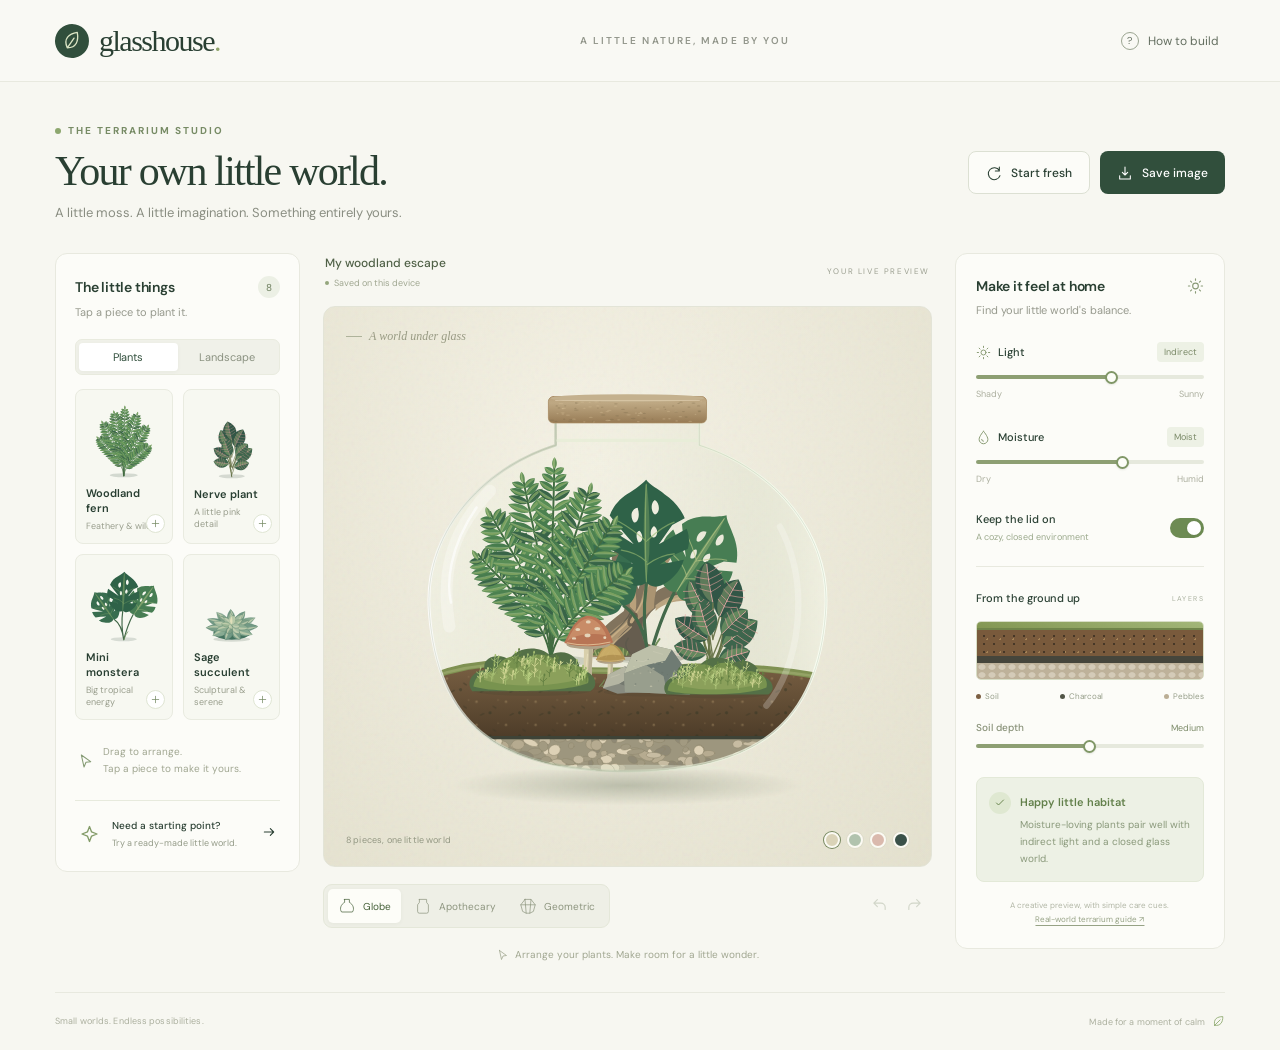
<file: ChatGPT/index.html>
<!doctype html>
<html lang="en">
<head>
  <meta charset="utf-8">
  <meta name="viewport" content="width=device-width, initial-scale=1">
  <meta name="theme-color" content="#f5f5ee">
  <meta name="description" content="Build a little world under glass. Arrange plants, moss and stones in your own interactive terrarium.">
  <title>Glasshouse — Terrarium Studio</title>
  <link rel="icon" href="data:image/svg+xml,%3Csvg xmlns='http://www.w3.org/2000/svg' viewBox='0 0 80 80'%3E%3Crect width='80' height='80' rx='20' fill='%232d4938'/%3E%3Cpath d='M23 55C18 20 58 20 58 20S64 57 29 56M27 57L49 32' fill='none' stroke='%23dce9bf' stroke-width='4'/%3E%3C/svg%3E">
  <link rel="stylesheet" href="style.css">
  <script src="art.js" defer></script>
  <script src="app.js" defer></script>
</head>
<body>
  <svg class="icon-defs" aria-hidden="true"><defs>
    <symbol id="i-leaf" viewBox="0 0 24 24"><path d="M5 19C2 7 10 3 20 3c0 10-4 18-15 16Zm0 0L15 9"/></symbol>
    <symbol id="i-plus" viewBox="0 0 24 24"><path d="M12 5v14M5 12h14"/></symbol>
    <symbol id="i-arrow" viewBox="0 0 24 24"><path d="M5 12h14m-5-5 5 5-5 5"/></symbol>
    <symbol id="i-download" viewBox="0 0 24 24"><path d="M12 3v12m-4-4 4 4 4-4M4 16v5h16v-5"/></symbol>
    <symbol id="i-undo" viewBox="0 0 24 24"><path d="m9 5-5 5 5 5M4 10h10a6 6 0 0 1 6 6v3"/></symbol>
    <symbol id="i-redo" viewBox="0 0 24 24"><path d="m15 5 5 5-5 5M20 10H10a6 6 0 0 0-6 6v3"/></symbol>
    <symbol id="i-refresh" viewBox="0 0 24 24"><path d="M20 8a9 9 0 1 0 1 8M20 3v6h-6"/></symbol>
    <symbol id="i-sun" viewBox="0 0 24 24"><circle cx="12" cy="12" r="4"/><path d="M12 2v2m0 16v2M2 12h2m16 0h2M5 5l1.5 1.5m11 11L19 19M5 19l1.5-1.5m11-11L19 5"/></symbol>
    <symbol id="i-drop" viewBox="0 0 24 24"><path d="M12 2s-7 8-7 13a7 7 0 0 0 14 0c0-5-7-13-7-13Z"/><path d="M9 15a3 3 0 0 0 3 3"/></symbol>
    <symbol id="i-check" viewBox="0 0 24 24"><path d="m5 12 4 4L19 6"/></symbol>
    <symbol id="i-trash" viewBox="0 0 24 24"><path d="M4 6h16M9 6V3h6v3M6 6l1 15h10l1-15M10 10v7m4-7v7"/></symbol>
    <symbol id="i-flip" viewBox="0 0 24 24"><path d="M12 3v18M8 6 3 18h5V6Zm8 0 5 12h-5V6Z"/></symbol>
    <symbol id="i-close" viewBox="0 0 24 24"><path d="m6 6 12 12M18 6 6 18"/></symbol>
    <symbol id="i-cursor" viewBox="0 0 24 24"><path d="m5 3 14 10-7 1-3 7L5 3Z"/></symbol>
    <symbol id="i-spark" viewBox="0 0 24 24"><path d="m12 3 2.5 6.5L21 12l-6.5 2.5L12 21l-2.5-6.5L3 12l6.5-2.5L12 3Z"/></symbol>
  </defs></svg>
  <header class="site-header">
    <a class="brand" href="#" aria-label="Glasshouse home"><span class="brand-icon"><svg><use href="#i-leaf"/></svg></span>glasshouse<span class="brand-dot">.</span></a>
    <span class="header-caption">A LITTLE NATURE, MADE BY YOU</span>
    <button class="text-button" id="guide-button"><span class="help-mark">?</span> How to build</button>
  </header>
  <main>
    <section class="page-heading">
      <div><div class="eyebrow"><span></span> THE TERRARIUM STUDIO</div><h1>Your own little world.</h1><p>A little moss. A little imagination. Something entirely yours.</p></div>
      <div class="heading-actions"><button class="button secondary" id="reset-button"><svg><use href="#i-refresh"/></svg>Start fresh</button><button class="button primary" id="export-button"><svg><use href="#i-download"/></svg>Save image</button></div>
    </section>
    <div class="workspace">
      <aside class="panel library-panel" aria-label="Plants and landscape pieces">
        <div class="panel-heading"><h2>The little things</h2><span class="count-badge">8</span></div>
        <p class="panel-subtitle">Tap a piece to plant it.</p>
        <div class="tabs" role="tablist" aria-label="Piece category"><button class="active" id="plants-tab" role="tab" aria-selected="true" data-category="plants">Plants</button><button id="landscape-tab" role="tab" aria-selected="false" data-category="landscape">Landscape</button></div>
        <div class="catalog" id="catalog" role="tabpanel" aria-labelledby="plants-tab"></div>
        <div class="library-footer"><svg><use href="#i-cursor"/></svg><p>Drag to arrange.<br>Tap a piece to make it yours.</p></div>
        <div class="seed-card"><div class="seed-illustration"><svg><use href="#i-spark"/></svg></div><div><h3>Need a starting point?</h3><p>Try a ready-made little world.</p></div><button id="presets-button" aria-label="Choose a starter landscape"><svg><use href="#i-arrow"/></svg></button></div>
      </aside>
      <section class="studio" aria-label="Terrarium design workspace">
        <div class="studio-heading"><div><input id="design-name" aria-label="Terrarium name" maxlength="48" value="My woodland escape" spellcheck="false"><div class="save-status"><span></span><span id="save-status-text">Saved on this device</span></div></div><span class="scene-label">YOUR LIVE PREVIEW</span></div>
        <div class="scene" id="scene">
          <div class="scene-grain" aria-hidden="true"></div>
          <div class="scene-note"><span class="note-line"></span><span>A world under glass</span></div>
          <svg id="terrarium" viewBox="0 0 760 650" role="img" aria-label="Your terrarium. Select and drag pieces to arrange them." tabindex="0"></svg>
          <div class="empty-prompt" id="empty-prompt" hidden><svg><use href="#i-leaf"/></svg><h3>Room for a little life.</h3><p>Pick a plant from the collection.</p></div>
          <div class="scene-bottom"><span id="piece-count">7 pieces, one little ecosystem</span><div class="swatches" aria-label="Backdrop color"><button data-bg="sand" class="active" title="Warm sand backdrop" aria-label="Warm sand backdrop" aria-pressed="true"></button><button data-bg="sage" title="Soft sage backdrop" aria-label="Soft sage backdrop" aria-pressed="false"></button><button data-bg="rose" title="Clay rose backdrop" aria-label="Clay rose backdrop" aria-pressed="false"></button><button data-bg="night" title="Evening backdrop" aria-label="Evening backdrop" aria-pressed="false"></button></div></div>
        </div>
        <div class="studio-tools"><div class="vessel-picker" aria-label="Glass vessel"><button data-vessel="round" class="active" aria-pressed="true"><svg viewBox="0 0 30 30"><path d="M11 4h8v5c6 3 9 11 5 16H6c-4-5-1-13 5-16V4Z"/></svg><span>Globe</span></button><button data-vessel="jar" aria-pressed="false"><svg viewBox="0 0 30 30"><path d="M9 4h12v5l3 4v11q0 3-3 3H9q-3 0-3-3V13l3-4V4Z"/></svg><span>Apothecary</span></button><button data-vessel="geometric" aria-pressed="false"><svg viewBox="0 0 30 30"><path d="M10 4h10l7 9-3 11-6 3h-6l-6-3-3-11 7-9Z"/><path d="m10 4 2 23m8-23-2 23M3 13h24"/></svg><span>Geometric</span></button></div><div class="history-buttons"><button id="undo-button" title="Undo (Ctrl/⌘ Z)" aria-label="Undo"><svg><use href="#i-undo"/></svg></button><button id="redo-button" title="Redo (Ctrl/⌘ Shift Z)" aria-label="Redo"><svg><use href="#i-redo"/></svg></button></div></div>
        <div class="selection-editor" id="selection-editor" hidden><div class="selection-title"><span class="selection-dot"></span><strong id="selected-name">Fern</strong></div><label class="size-control">Size<input type="range" id="size-slider" min="60" max="210" value="100"><output id="size-value">100%</output></label><button id="flip-button" title="Mirror piece" aria-label="Mirror selected piece"><svg><use href="#i-flip"/></svg></button><button id="delete-button" class="delete-button" title="Remove piece" aria-label="Remove selected piece"><svg><use href="#i-trash"/></svg></button><button id="deselect-button" aria-label="Close piece controls"><svg><use href="#i-close"/></svg></button></div>
        <p class="studio-tip" id="studio-tip"><svg><use href="#i-cursor"/></svg>Arrange your plants. Make room for a little wonder.</p>
      </section>
      <aside class="panel conditions-panel" aria-label="Growing conditions and soil">
        <div class="panel-heading"><h2>Make it feel at home</h2><svg><use href="#i-sun"/></svg></div><p class="panel-subtitle">Find your little world's balance.</p>
        <div class="control-section"><div class="control-title"><label for="light-slider"><svg><use href="#i-sun"/></svg>Light</label><output id="light-value">Indirect</output></div><input id="light-slider" type="range" min="0" max="100" value="60" aria-label="Light level"><div class="range-labels"><span>Shady</span><span>Sunny</span></div></div>
        <div class="control-section"><div class="control-title"><label for="moisture-slider"><svg><use href="#i-drop"/></svg>Moisture</label><output id="moisture-value">Moist</output></div><input id="moisture-slider" type="range" min="0" max="100" value="65" aria-label="Moisture level"><div class="range-labels"><span>Dry</span><span>Humid</span></div></div>
        <div class="lid-control"><div><h3>Keep the lid on</h3><p>A cozy, closed environment</p></div><button id="lid-toggle" class="switch on" role="switch" aria-checked="true" aria-label="Keep the terrarium lid on"><span></span></button></div>
        <div class="layer-section"><div class="section-title"><h3>From the ground up</h3><span>LAYERS</span></div><div class="layer-stack" aria-hidden="true"><div class="layer-moss"></div><div class="layer-soil"></div><div class="layer-charcoal"></div><div class="layer-pebbles"></div></div><div class="layer-key"><span><i class="soil-dot"></i>Soil</span><span><i class="charcoal-dot"></i>Charcoal</span><span><i class="pebble-dot"></i>Pebbles</span></div><div class="control-title soil-control"><label for="soil-slider">Soil depth</label><output id="soil-value">Medium</output></div><input id="soil-slider" type="range" min="0" max="100" value="50" aria-label="Soil depth"></div>
        <div class="habitat-card" id="habitat-card"><div class="habitat-icon" id="habitat-icon"><svg><use href="#i-check"/></svg></div><div><h3 id="habitat-title">Happy little habitat</h3><p id="habitat-message">Your woodland plants feel right at home in a moist, softly lit world.</p></div></div>
        <p class="care-footnote">A creative preview, with simple care cues.<br><a href="https://www.rhs.org.uk/plants/types/houseplants/bottle-gardens-and-terrariums" target="_blank" rel="noopener">Real-world terrarium guide ↗</a></p>
      </aside>
    </div>
    <footer class="page-footer"><span>Small worlds. Endless possibilities.</span><span>Made for a moment of calm <svg><use href="#i-leaf"/></svg></span></footer>
  </main>
  <div class="toast" id="toast" role="status" aria-live="polite"></div>
  <dialog id="presets-dialog" class="modal"><div class="modal-top"><div class="eyebrow">A LITTLE INSPIRATION</div><button class="dialog-close" aria-label="Close starter landscapes"><svg><use href="#i-close"/></svg></button></div><h2>Start somewhere lovely.</h2><p>Choose a landscape and make it your own.</p><div id="preset-cards" class="preset-cards"></div><p class="modal-note">You can undo a landscape change at any time.</p></dialog>
  <dialog id="guide-dialog" class="modal guide-modal"><div class="modal-top"><div class="eyebrow">WELCOME TO GLASSHOUSE</div><button class="dialog-close" aria-label="Close guide"><svg><use href="#i-close"/></svg></button></div><h2>A little world in four steps.</h2><ol><li><span>01</span><div><h3>Pick your glass</h3><p>Choose a globe, an apothecary jar, or a geometric vessel below the preview.</p></div></li><li><span>02</span><div><h3>Plant something lovely</h3><p>Tap a piece in the collection. Drag it inside your terrarium. Select it to change its size, mirror it, or remove it.</p></div></li><li><span>03</span><div><h3>Set the mood</h3><p>Try a backdrop, adjust the soil, light, and moisture, and open or close the lid.</p></div></li><li><span>04</span><div><h3>Keep your little world</h3><p>Your design saves on this device automatically. Save an image to take it with you. Undo works whenever you need it.</p></div></li></ol><button class="button primary" id="guide-done">Let's grow something <svg><use href="#i-arrow"/></svg></button></dialog>
</body>
</html>
</file>
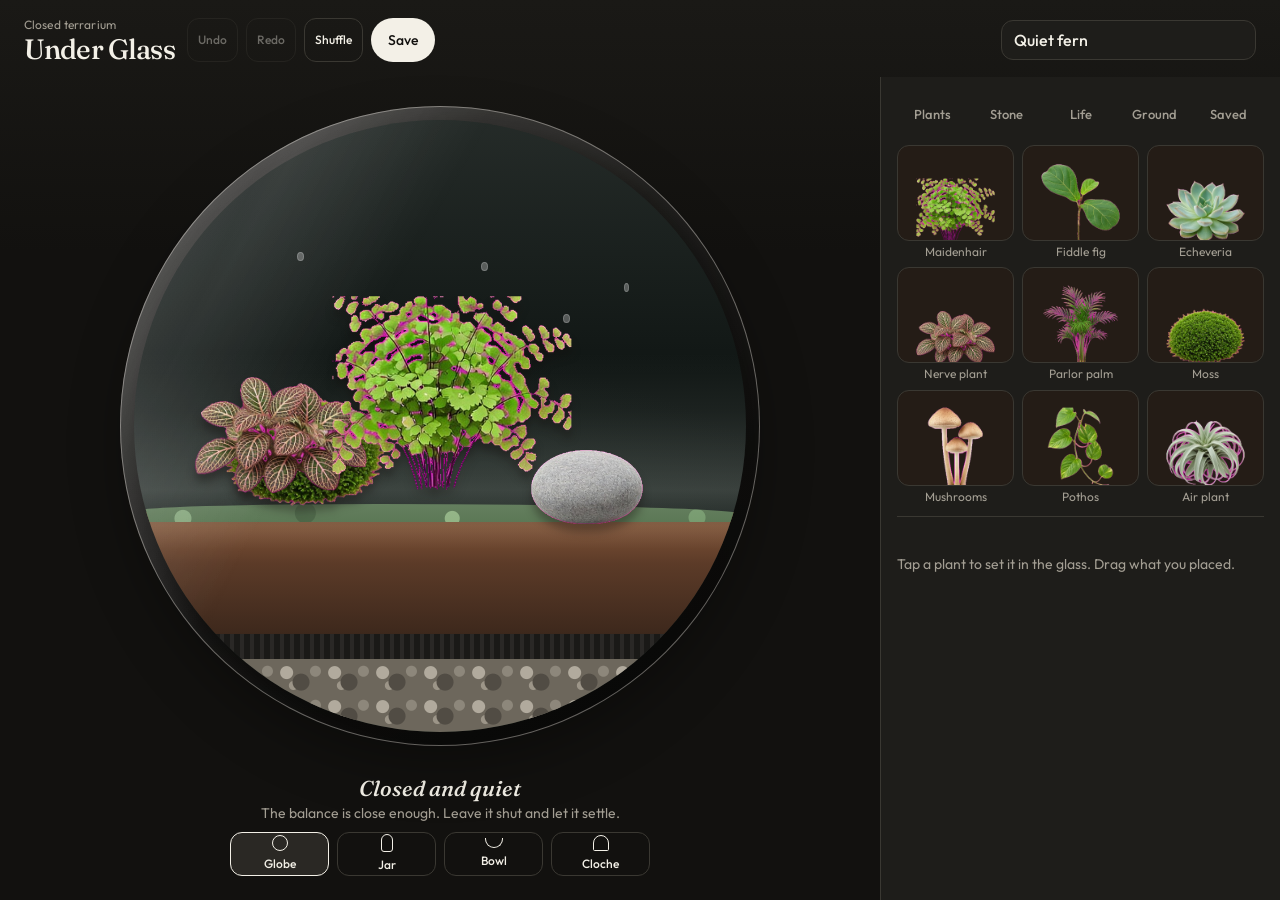
<file: Grok/index.html>
<!DOCTYPE html>
<html lang="en">
  <head>
    <meta charset="utf-8" />
    <meta name="viewport" content="width=device-width, initial-scale=1" />
    <title>Under Glass</title>
    <meta
      name="description"
      content="Build a closed terrarium. Choose the glass, set the soil, and arrange what lives inside."
    />
    <meta name="theme-color" content="#12110f" />
    <link rel="icon" href="favicon.svg" type="image/svg+xml" />
    <link rel="preconnect" href="https://fonts.googleapis.com" />
    <link rel="preconnect" href="https://fonts.gstatic.com" crossorigin />
    <link
      href="https://fonts.googleapis.com/css2?family=Fraunces:ital,opsz,wght@0,9..144,500;0,9..144,600;1,9..144,500&family=Outfit:wght@400;500;600&display=swap"
      rel="stylesheet"
    />
    <link rel="stylesheet" href="style.css" />
  </head>
  <body>
    <main class="studio" id="app"></main>
    <script src="app.js"></script>
  </body>
</html>
</file>
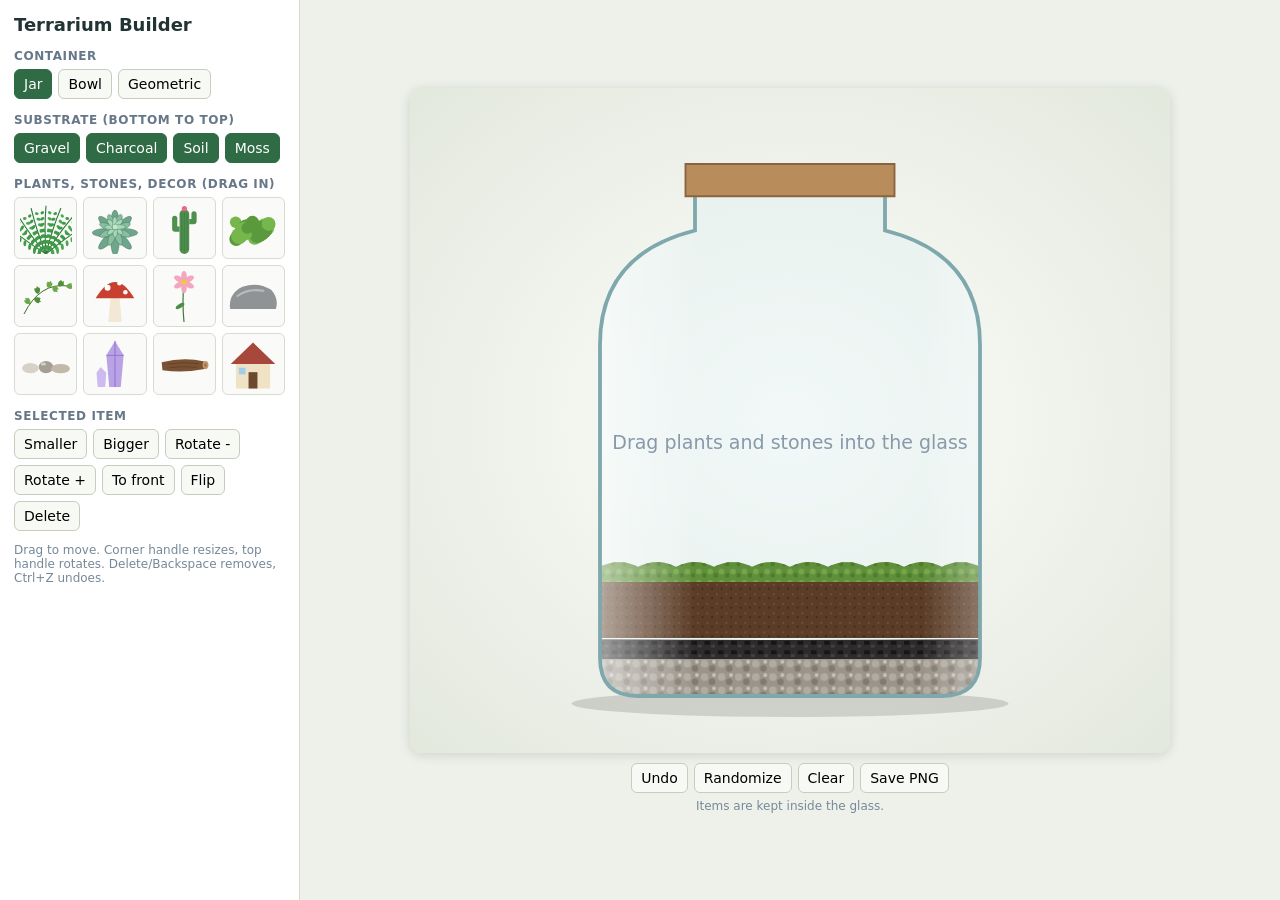
<file: Grokbot/index.html>
<!DOCTYPE html><html lang="en"><head><meta charset="utf-8"><title>Terrarium Builder</title>
<style>
*{box-sizing:border-box}body{margin:0;font:14px system-ui,sans-serif;background:#eef1ea;color:#233;display:flex;height:100vh}
aside{width:300px;padding:14px;background:#fff;border-right:1px solid #d6dccf;overflow:auto}
h1{font-size:18px;margin:0 0 10px}h2{font-size:12px;text-transform:uppercase;letter-spacing:.05em;color:#678;margin:14px 0 6px}
.row{display:flex;flex-wrap:wrap;gap:6px}button{border:1px solid #c5cdbd;background:#f7f9f4;border-radius:6px;padding:6px 9px;cursor:pointer;font:inherit}
button:hover{background:#e6eddd}button.on{background:#2f6b45;color:#fff;border-color:#2f6b45}
.pal{display:grid;grid-template-columns:repeat(4,1fr);gap:6px}.pal div{border:1px solid #d6dccf;border-radius:6px;background:#fafbf8;cursor:grab;height:62px;display:flex;align-items:center;justify-content:center}
.pal svg{width:52px;height:52px;pointer-events:none}main{flex:1;display:flex;flex-direction:column;align-items:center;justify-content:center;position:relative}
#stage{width:min(92%,760px);height:auto;max-height:86vh;touch-action:none;background:radial-gradient(#fdfdfb,#e3e8dd);border-radius:12px;box-shadow:0 2px 12px #0002}
#bar{display:flex;gap:6px;margin-top:10px}#hint{color:#789;font-size:12px;margin-top:6px}
.sel-box{fill:none;stroke:#2f6b45;stroke-dasharray:5 4;stroke-width:1.5}.h{fill:#fff;stroke:#2f6b45;stroke-width:2;cursor:pointer}
</style></head><body>
<aside><h1>Terrarium Builder</h1>
<h2>Container</h2><div class="row" id="containers"></div>
<h2>Substrate (bottom to top)</h2><div class="row" id="subs"></div>
<h2>Plants, stones, decor (drag in)</h2><div class="pal" id="pal"></div>
<h2>Selected item</h2><div class="row">
<button id="smaller">Smaller</button><button id="bigger">Bigger</button><button id="rotl">Rotate -</button><button id="rotr">Rotate +</button><button id="front">To front</button><button id="flip">Flip</button><button id="del">Delete</button></div>
<p style="color:#789;font-size:12px">Drag to move. Corner handle resizes, top handle rotates. Delete/Backspace removes, Ctrl+Z undoes.</p>
</aside>
<main><svg id="stage" viewBox="0 0 800 700" xmlns="http://www.w3.org/2000/svg"></svg>
<div id="bar"><button id="undo">Undo</button><button id="rand">Randomize</button><button id="clear">Clear</button><button id="png">Save PNG</button></div>
<div id="hint">Items are kept inside the glass.</div></main>
<script>
const NS='http://www.w3.org/2000/svg';
const C={
 jar:{name:'Jar',path:'M300 110 L500 110 L500 150 Q600 175 600 270 L600 600 Q600 640 560 640 L240 640 Q200 640 200 600 L200 270 Q200 175 300 150 Z',top:110,bottom:640,lid:'M290 80 h220 v34 h-220 z'},
 bowl:{name:'Bowl',path:'M210 200 L590 200 Q700 330 650 520 Q610 640 400 640 Q190 640 150 520 Q100 330 210 200 Z',top:200,bottom:640},
 geo:{name:'Geometric',path:'M400 90 L640 300 L590 640 L210 640 L160 300 Z',top:90,bottom:640,frame:'M400 90 L400 640 M160 300 L640 300 M400 90 L210 640 M400 90 L590 640'}
};
const SUBS={gravel:{n:'Gravel',c:'#9a948a',h:40,tex:'gr'},charcoal:{n:'Charcoal',c:'#2d2b2b',h:22,tex:'ch'},soil:{n:'Soil',c:'#5b3d27',h:60,tex:'so'},moss:{n:'Moss',c:'#5f8f3a',h:18,tex:'mo'}};
const ITEMS={
 fern:{n:'Fern',w:120,h:140,svg:()=>{let s='';for(let i=-3;i<=3;i++){const a=i*18;s+=`<g transform="rotate(${a} 60 140)"><path d="M60 140 Q55 70 60 10" stroke="#2f7a3a" stroke-width="3" fill="none"/>`;for(let j=0;j<7;j++){const y=125-j*16;s+=`<ellipse cx="50" cy="${y}" rx="${11-j}" ry="4" fill="#3f9a48" transform="rotate(-30 50 ${y})"/><ellipse cx="70" cy="${y}" rx="${11-j}" ry="4" fill="#4aa852" transform="rotate(30 70 ${y})"/>`}s+='</g>'}return s}},
 succ:{n:'Succulent',w:110,h:80,svg:()=>{let s='';for(let r=0;r<3;r++)for(let i=0;i<8;i++){const a=i*45+r*22;s+=`<ellipse cx="55" cy="${50-r*6}" rx="${30-r*8}" ry="${9-r*2}" fill="${['#6fa58a','#88bfa0','#a8d8b8'][r]}" stroke="#4d7d66" stroke-width="1" transform="rotate(${a} 55 ${50-r*6}) translate(${18-r*5} 0)"/>`}return s+'<circle cx="55" cy="38" r="5" fill="#c6e8cf"/>'}},
 cactus:{n:'Cactus',w:80,h:140,svg:()=>`<rect x="28" y="20" width="26" height="120" rx="13" fill="#4f8f4f"/><path d="M28 80 h-12 a8 8 0 0 1 -8 -8 v-28 a7 7 0 0 1 14 0 v22 h6" fill="#4f8f4f"/><path d="M54 60 h12 a8 8 0 0 0 8 -8 v-20 a7 7 0 0 0 -14 0 v14 h-6" fill="#4f8f4f"/><path d="M41 24 v112 M34 30 v100 M48 30 v100" stroke="#3b733d" stroke-width="1.5"/><circle cx="41" cy="18" r="7" fill="#e86a8a"/>`},
 moss:{n:'Moss ball',w:90,h:60,svg:()=>{let s='';for(let i=0;i<22;i++){const x=15+((i*37)%60),y=20+((i*23)%30);s+=`<circle cx="${x}" cy="${y}" r="${10+(i%4)*2}" fill="${i%3?'#5a9a3c':'#77b54d'}"/>`}return s}},
 ivy:{n:'Ivy',w:130,h:110,svg:()=>{let s='<path d="M10 100 Q50 20 120 30" stroke="#3d6b2c" stroke-width="2.5" fill="none"/>';[[25,75],[45,50],[70,35],[95,30],[115,32],[35,62],[82,30]].forEach(([x,y],i)=>s+=`<path d="M${x} ${y} q-10 -6 -6 -16 q6 4 6 -4 q6 8 6 4 q4 10 -6 16z" fill="${i%2?'#4f8f3a':'#6aa84a'}" transform="rotate(${i*30-40} ${x} ${y})"/>`);return s}},
 mush:{n:'Mushroom',w:60,h:70,svg:()=>`<path d="M24 35 h12 l3 35 h-18z" fill="#f2e8d5"/><path d="M4 38 Q30 -6 56 38 Z" fill="#c8402f"/><circle cx="20" cy="24" r="4" fill="#fff"/><circle cx="36" cy="18" r="3" fill="#fff"/><circle cx="44" cy="30" r="3" fill="#fff"/>`},
 flower:{n:'Flower',w:70,h:130,svg:()=>{let s='<path d="M35 130 Q30 80 35 30" stroke="#3d7a3a" stroke-width="3" fill="none"/><ellipse cx="25" cy="90" rx="12" ry="5" fill="#4a8f45" transform="rotate(-30 25 90)"/>';for(let i=0;i<6;i++)s+=`<ellipse cx="35" cy="16" rx="7" ry="14" fill="#f2a6c0" transform="rotate(${i*60} 35 30)"/>`;return s+'<circle cx="35" cy="30" r="7" fill="#f4c542"/>'}},
 stone:{n:'Stone',w:100,h:60,svg:()=>`<path d="M6 55 Q2 25 30 12 Q60 2 85 18 Q100 35 94 55 Z" fill="#8f9396"/><path d="M20 30 Q40 15 70 20" stroke="#b7bbbe" stroke-width="4" fill="none" stroke-linecap="round"/>`},
 pebbles:{n:'Pebbles',w:100,h:40,svg:()=>`<ellipse cx="20" cy="28" rx="16" ry="10" fill="#d7d2c8"/><ellipse cx="50" cy="26" rx="14" ry="12" fill="#a59e92"/><ellipse cx="78" cy="29" rx="18" ry="9" fill="#c3b9a8"/><ellipse cx="45" cy="20" rx="5" ry="3" fill="#fff8" />`},
 crystal:{n:'Crystal',w:70,h:90,svg:()=>`<path d="M35 5 L50 30 L45 85 L25 85 L20 30Z" fill="#b9a3e6"/><path d="M35 5 L35 85 M20 30 L50 30" stroke="#8a6fc9" stroke-width="1.5"/><path d="M10 50 L20 60 L18 85 L5 85 L3 60Z" fill="#cdbaf0"/>`},
 log:{n:'Wood',w:140,h:50,svg:()=>`<path d="M10 20 Q70 5 125 18 L130 38 Q70 50 12 42 Z" fill="#7a5233"/><ellipse cx="128" cy="28" rx="8" ry="11" fill="#c49a6c"/><ellipse cx="128" cy="28" rx="4" ry="6" fill="#a37a50"/><path d="M25 25 Q70 18 110 24 M30 35 Q70 30 105 34" stroke="#5d3d24" stroke-width="2" fill="none"/>`},
 house:{n:'Tiny house',w:70,h:70,svg:()=>`<rect x="12" y="32" width="46" height="36" fill="#f0e2c4"/><path d="M5 35 L35 6 L65 35Z" fill="#a8473b"/><rect x="29" y="46" width="12" height="22" fill="#6b4a2f"/><rect x="16" y="40" width="9" height="9" fill="#9fd0e8"/>`}
};
const st=document.getElementById('stage');let S={c:'jar',subs:['gravel','charcoal','soil','moss'],items:[]},sel=null,hist=[],uid=1;
const push=()=>{hist.push(JSON.stringify(S));if(hist.length>100)hist.shift()};
const el=(t,a={},p)=>{const e=document.createElementNS(NS,t);for(const k in a)e.setAttribute(k,a[k]);p&&p.appendChild(e);return e};
let geo;function inside(x,y){const p=new DOMPoint(x,y);return geo.isPointInFill(p)}
function surfaceY(){let y=C[S.c].bottom;S.subs.forEach(s=>y-=SUBS[s].h);return y}
// clamp so the item's footprint (bottom corners + top centre) stays inside glass
function pts(it){const w=it.w*it.s/2,h=it.h*it.s,r=it.r*Math.PI/180,co=Math.cos(r),si=Math.sin(r);return[[-w,0],[w,0],[-w,-h],[w,-h],[0,-h]].map(([a,b])=>[it.x+a*co-b*si,it.y+a*si+b*co])}
function ok(it){return pts(it).every(([x,y])=>inside(x,y))}
function fit(it){if(ok(it))return true;const cx=400,cy=(C[S.c].top+C[S.c].bottom)/2+60;for(let k=0;k<40&&!ok(it);k++){it.x+=(cx-it.x)*.12;it.y+=(cy-it.y)*.12;if(k>20)it.s*=.95}return ok(it)}
function render(){st.innerHTML='';const c=C[S.c];const d=el('defs',{},st);const cp=el('clipPath',{id:'glass'},d);el('path',{d:c.path},cp);
 const pg=el('pattern',{id:'gr',width:18,height:14,patternUnits:'userSpaceOnUse'},d);[[4,4,4,'#b3ada2'],[12,9,3.5,'#7d776c'],[14,2,2,'#cfc8bc']].forEach(([x,y,r,f])=>el('circle',{cx:x,cy:y,r,fill:f},pg));
 const pc=el('pattern',{id:'ch',width:14,height:10,patternUnits:'userSpaceOnUse'},d);el('rect',{x:2,y:2,width:6,height:4,fill:'#151414'},pc);el('rect',{x:9,y:6,width:4,height:3,fill:'#454242'},pc);
 const ps=el('pattern',{id:'so',width:10,height:10,patternUnits:'userSpaceOnUse'},d);el('circle',{cx:3,cy:3,r:1,fill:'#7a5638'},ps);el('circle',{cx:8,cy:7,r:1.2,fill:'#3e2a1b'},ps);
 const pm=el('pattern',{id:'mo',width:12,height:12,patternUnits:'userSpaceOnUse'},d);el('circle',{cx:4,cy:5,r:3,fill:'#77a94b'},pm);el('circle',{cx:10,cy:9,r:2.5,fill:'#4c7a2c'},pm);
 const lg=el('linearGradient',{id:'gl',x1:0,x2:1},d);el('stop',{offset:0,'stop-color':'#fff','stop-opacity':.55},lg);el('stop',{offset:.25,'stop-color':'#fff','stop-opacity':0},lg);el('stop',{offset:.85,'stop-color':'#fff','stop-opacity':0},lg);el('stop',{offset:1,'stop-color':'#fff','stop-opacity':.3},lg);
 el('ellipse',{cx:400,cy:c.bottom+8,rx:230,ry:14,fill:'#0002'},st);
 geo=el('path',{d:c.path,fill:'#dff1f366'},st);
 const g=el('g',{'clip-path':'url(#glass)'},st);let y=c.bottom;
 S.subs.forEach((k,i)=>{const s=SUBS[k];y-=s.h;const wave=k==='moss'?`M0 ${y+6} `+Array.from({length:20},(_,j)=>`Q${j*40+20} ${y-6} ${j*40+40} ${y+4}`).join(' ')+` V${y+s.h+2} H0Z`:`M0 ${y} Q400 ${y+(i%2?6:-6)} 800 ${y} V${y+s.h+1} H0Z`;el('path',{d:wave,fill:s.c},g);el('path',{d:wave,fill:`url(#${s.tex})`,opacity:.9},g)});
 const ig=el('g',{'clip-path':'url(#glass)'},st);
 S.items.forEach(it=>{const t=ITEMS[it.t];const w=el('g',{transform:`translate(${it.x} ${it.y}) rotate(${it.r}) scale(${it.s*(it.f?-1:1)} ${it.s}) translate(${-t.w/2} ${-t.h})`,'data-id':it.id,style:'cursor:move'},ig);w.innerHTML=`<rect width="${t.w}" height="${t.h}" fill="transparent"/>`+t.svg()});
 el('path',{d:c.path,fill:'url(#gl)',stroke:'#7fa8ad',"stroke-width":4,'pointer-events':'none'},st);
 if(c.frame)el('path',{d:c.frame,stroke:'#7fa8ad88','stroke-width':2,fill:'none','pointer-events':'none'},st);
 if(c.lid)el('path',{d:c.lid,fill:'#b98d5b',stroke:'#8a6440','stroke-width':2},st);
 if(!S.items.length&&!exporting){const tx=el('text',{x:400,y:surfaceY()-120,'text-anchor':'middle',fill:'#89a','font-size':20},st);tx.textContent='Drag plants and stones into the glass'}
 if(sel&&!exporting){const it=S.items.find(i=>i.id===sel);if(it){const t=ITEMS[it.t],w=t.w*it.s,h=t.h*it.s;const sg=el('g',{transform:`translate(${it.x} ${it.y}) rotate(${it.r})`},st);el('rect',{class:'sel-box',x:-w/2-4,y:-h-4,width:w+8,height:h+8},sg);el('line',{x1:0,y1:-h-4,x2:0,y2:-h-26,stroke:'#2f6b45'},sg);el('circle',{class:'h','data-h':'rot',cx:0,cy:-h-30,r:8},sg);el('rect',{class:'h','data-h':'size',x:w/2-4,y:-h-12,width:14,height:14},sg)}}
 document.querySelectorAll('#containers button').forEach(b=>b.classList.toggle('on',b.dataset.k===S.c));document.querySelectorAll('#subs button').forEach(b=>b.classList.toggle('on',S.subs.includes(b.dataset.k)))}
let exporting=false;
function svgPt(e){const p=st.createSVGPoint();p.x=e.clientX;p.y=e.clientY;return p.matrixTransform(st.getScreenCTM().inverse())}
function add(t,x,y,extra={}){const T=ITEMS[t];const it={id:uid++,t,x,y:Math.min(y,surfaceY()+12),r:0,s:1,f:0,w:T.w,h:T.h,...extra};if(!fit(it))return null;S.items.push(it);return it}
// UI build
const cb=document.getElementById('containers');for(const k in C){const b=document.createElement('button');b.textContent=C[k].name;b.dataset.k=k;b.onclick=()=>{push();S.c=k;render();S.items=S.items.filter(fit);render()};cb.appendChild(b)}
const sb=document.getElementById('subs');for(const k in SUBS){const b=document.createElement('button');b.textContent=SUBS[k].n;b.dataset.k=k;b.onclick=()=>{push();S.subs=S.subs.includes(k)?S.subs.filter(x=>x!==k):Object.keys(SUBS).filter(x=>x===k||S.subs.includes(x));render()};sb.appendChild(b)}
const pal=document.getElementById('pal');for(const k in ITEMS){const T=ITEMS[k],d=document.createElement('div');d.title=T.n;d.dataset.t=k;const m=Math.max(T.w,T.h);d.innerHTML=`<svg viewBox="${(T.w-m)/2} ${(T.h-m)/2} ${m} ${m}">${T.svg()}</svg>`;pal.appendChild(d);
 d.addEventListener('pointerdown',e=>{e.preventDefault();const ghost=d.firstChild.cloneNode(true);Object.assign(ghost.style,{position:'fixed',width:'70px',height:'70px',pointerEvents:'none',opacity:.8,left:e.clientX-35+'px',top:e.clientY-35+'px',zIndex:9});document.body.appendChild(ghost);
  const mv=ev=>{ghost.style.left=ev.clientX-35+'px';ghost.style.top=ev.clientY-35+'px'};const up=ev=>{removeEventListener('pointermove',mv);removeEventListener('pointerup',up);ghost.remove();const r=st.getBoundingClientRect();if(ev.clientX>r.left&&ev.clientX<r.right&&ev.clientY>r.top&&ev.clientY<r.bottom){const p=svgPt(ev);push();const it=add(k,p.x,p.y+T.h/2);if(it){sel=it.id}else hist.pop();render()}};addEventListener('pointermove',mv);addEventListener('pointerup',up)})}
// stage interaction
let drag=null;
st.addEventListener('pointerdown',e=>{const h=e.target.dataset&&e.target.dataset.h;const g=e.target.closest('[data-id]');const p=svgPt(e);
 if(h){const it=S.items.find(i=>i.id===sel);push();drag={mode:h,it,p0:p,s0:it.s,r0:it.r};}
 else if(g){sel=+g.dataset.id;const it=S.items.find(i=>i.id===sel);push();drag={mode:'move',it,dx:p.x-it.x,dy:p.y-it.y};render()}
 else{sel=null;render();return}
 st.setPointerCapture(e.pointerId)});
st.addEventListener('pointermove',e=>{if(!drag)return;const p=svgPt(e),it=drag.it,old={...it};
 if(drag.mode==='move'){it.x=p.x-drag.dx;it.y=p.y-drag.dy}
 else if(drag.mode==='size'){const d0=Math.hypot(drag.p0.x-it.x,drag.p0.y-it.y),d1=Math.hypot(p.x-it.x,p.y-it.y);it.s=Math.max(.3,Math.min(3,drag.s0*d1/d0))}
 else{it.r=Math.atan2(p.x-it.x,-(p.y-it.y))*180/Math.PI;if(Math.abs(it.r)<4)it.r=0}
 if(!ok(it)){if(drag.mode==='move'){const tx={...old,x:it.x};const ty={...old,y:it.y};Object.assign(it,old);if(ok(tx))it.x=tx.x;else if(ok(ty))it.y=ty.y}else Object.assign(it,old)}
 render()});
st.addEventListener('pointerup',()=>{if(drag&&hist.length&&hist[hist.length-1]===JSON.stringify(S))hist.pop();drag=null});
function mod(f){const it=S.items.find(i=>i.id===sel);if(!it)return;const snap=JSON.stringify(S),old={...it};f(it);if(!ok(it)){Object.assign(it,old);flash('No room inside the glass')}else{hist.push(snap)}render()}
function flash(m){const h=document.getElementById('hint');h.textContent=m;h.style.color='#b44';clearTimeout(flash.t);flash.t=setTimeout(()=>{h.textContent='Items are kept inside the glass.';h.style.color=''},1400)}
const $=id=>document.getElementById(id);
$('smaller').onclick=()=>mod(i=>i.s=Math.max(.3,i.s*.85));$('bigger').onclick=()=>mod(i=>i.s=Math.min(3,i.s*1.15));$('rotl').onclick=()=>mod(i=>i.r-=15);$('rotr').onclick=()=>mod(i=>i.r+=15);$('flip').onclick=()=>mod(i=>i.f=i.f?0:1);
$('front').onclick=()=>mod(i=>{S.items=S.items.filter(x=>x!==i).concat(i)});
const del=()=>{if(!sel)return;push();S.items=S.items.filter(i=>i.id!==sel);sel=null;render()};$('del').onclick=del;
const undo=()=>{if(!hist.length)return;S=JSON.parse(hist.pop());sel=null;render()};$('undo').onclick=undo;
$('clear').onclick=()=>{push();S.items=[];sel=null;render()};
$('rand').onclick=()=>{push();const ks=Object.keys(C);S.c=ks[Math.random()*3|0];S.subs=Object.keys(SUBS).filter(()=>Math.random()>.2);if(!S.subs.includes('soil'))S.subs.push('soil');S.subs=Object.keys(SUBS).filter(k=>S.subs.includes(k));S.items=[];render();
 const pool=Object.keys(ITEMS),sy=surfaceY(),n=6+(Math.random()*5|0);
 for(let i=0;i<n;i++){const t=pool[Math.random()*pool.length|0];add(t,250+Math.random()*300,sy+8+Math.random()*14,{s:.7+Math.random()*.6,f:Math.random()<.5?1:0,r:(Math.random()-.5)*16})}
 S.items.sort((a,b)=>a.y-b.y);sel=null;render()};
$('png').onclick=()=>{exporting=true;const s0=sel;sel=null;render();const x=new XMLSerializer().serializeToString(st);exporting=false;sel=s0;render();
 const img=new Image();img.onload=()=>{const cv=document.createElement('canvas');cv.width=1600;cv.height=1400;const cx=cv.getContext('2d');cx.fillStyle='#f4f6f1';cx.fillRect(0,0,1600,1400);cx.drawImage(img,0,0,1600,1400);const a=document.createElement('a');a.download='terrarium.png';a.href=cv.toDataURL('image/png');a.click()};
 img.src='data:image/svg+xml;charset=utf-8,'+encodeURIComponent(x.replace('<svg','<svg width="800" height="700"'))};
addEventListener('keydown',e=>{if(e.target.tagName==='INPUT')return;if((e.ctrlKey||e.metaKey)&&e.key==='z'){e.preventDefault();undo()}else if(e.key==='Delete'||e.key==='Backspace')del()});
render();
</script></body></html>
</file>
<file: ChatGPT/style.css>
@import url('https://fonts.googleapis.com/css2?family=DM+Sans:wght@400;500;600;700&family=Manrope:wght@400;500;600;700;800&display=swap');
:root{--ink:#293f32;--muted:#81857b;--border:#e8e9df;--paper:#f7f7f1;--green:#314f3c;--pale:#ebefe3;--accent:#b9cd97;--serif:Georgia,'Times New Roman',serif;--sans:'DM Sans',system-ui,sans-serif}
*{box-sizing:border-box}body{margin:0;background:var(--paper);color:var(--ink);font-family:var(--sans);font-size:14px;-webkit-font-smoothing:antialiased}button,input{font:inherit}button,a,input[type=range]{-webkit-tap-highlight-color:transparent}button{cursor:pointer;color:inherit}button{border:0;background:none}button:disabled{opacity:.3;cursor:default}a{color:inherit}svg{width:20px;height:20px;fill:none;stroke:currentColor;stroke-width:1.6;stroke-linecap:round;stroke-linejoin:round;flex-shrink:0}button:focus-visible,a:focus-visible,input:focus-visible{outline:2px solid #6c8d59;outline-offset:4px}button{transition:background .16s,transform .16s,color .16s}button:active:not(:disabled){transform:translateY(1px)}.icon-defs{width:0;height:0;position:absolute;overflow:hidden}.site-header{height:82px;border-bottom:1px solid var(--border);display:flex;align-items:center;justify-content:space-between;padding:0 4.3%;background:rgba(250,250,246,.8)}.brand{text-decoration:none;display:flex;align-items:center;gap:10px;font-family:var(--serif);font-size:30px;letter-spacing:-1.5px}.brand-dot{color:#91a56b;margin-left:-10px}.brand-icon{background:var(--green);width:34px;height:34px;border-radius:50%;display:grid;place-items:center;color:#dae4c3;transform:rotate(-10deg)}.brand-icon svg{width:20px;height:20px}.header-caption{font-size:10px;font-weight:600;letter-spacing:2.1px;color:#92968b;margin-left:35px}.text-button{display:flex;align-items:center;gap:9px;color:#646f60;font-size:12px}.help-mark{border:1px solid #9ba591;border-radius:50%;width:18px;height:18px;display:grid;place-items:center;font-size:10px}main{max-width:1680px;margin:auto;padding:42px 4.3% 0}.page-heading{display:flex;justify-content:space-between;align-items:center;margin-bottom:32px}.eyebrow{font-size:10px;font-weight:700;letter-spacing:2px;color:#778b65;display:flex;align-items:center;gap:7px}.eyebrow>span{width:6px;height:6px;background:#8da76e;border-radius:50%}h1{font-family:var(--serif);font-size:42px;font-weight:400;letter-spacing:-1.8px;margin:11px 0 9px;line-height:1.12}.page-heading p{color:#8a8e82;margin:0;font-size:13px}.heading-actions{display:flex;gap:10px;align-items:center}.button{display:inline-flex;gap:9px;align-items:center;justify-content:center;padding:12px 17px;min-height:43px;border-radius:8px;font-weight:500;font-size:12px;white-space:nowrap}.button svg{width:16px;height:16px}.button.secondary{border:1px solid #dce0d3;background:#fcfcf8}.button.primary{background:var(--green);color:#fff}.button.primary:hover{background:#42644c}.button.secondary:hover{background:#eeefe6}.workspace{display:grid;grid-template-columns:245px minmax(0,1fr) 270px;gap:23px;align-items:start}.panel{border:1px solid var(--border);border-radius:12px;background:#fcfcf8;padding:22px 19px}.panel-heading{display:flex;align-items:center;justify-content:space-between;gap:5px}.panel-heading h2{font-size:14px;font-weight:600;letter-spacing:-.2px;margin:0}.panel-heading>svg{width:17px;color:#8a9b78}.count-badge{font-size:10px;background:#ecf0e5;color:#6a7c5b;display:grid;place-items:center;width:22px;height:22px;border-radius:50%}.panel-subtitle{font-size:11px;color:#96998d;margin:7px 0 20px}.tabs{display:grid;grid-template-columns:1fr 1fr;background:#f0f1e9;border:1px solid #e9ebdf;border-radius:7px;padding:3px;margin-bottom:14px}.tabs button{font-size:11px;padding:7px 5px;color:#8a9180;border-radius:4px}.tabs button.active{background:#fff;box-shadow:0 1px 4px #2438190a;color:var(--green)}.catalog{display:grid;grid-template-columns:repeat(2,minmax(0,1fr));gap:10px;min-height:336px;align-content:start}.item-card{position:relative;text-align:left;border:1px solid #e9ebe0;border-radius:8px;overflow:hidden;background:#f7f8f1;padding:0 10px 10px;transition:border-color .2s,background .2s;min-height:155px}.item-card:hover{border-color:#a3b68e;background:#f0f4e6}.item-art{display:block;height:94px;width:100%;margin:1px 0 0;fill:none;stroke:none}.item-card h3{font-size:11px;line-height:1.4;margin:0 0 3px;font-weight:600}.item-card p{font-size:9px;margin:0;color:#999e8d;max-width:68px;line-height:1.4}.add-symbol{position:absolute;bottom:10px;right:7px;display:grid;place-items:center;width:19px;height:19px;border:1px solid #dfe5d3;border-radius:50%;background:#fff;color:#758a63}.add-symbol svg{width:11px;height:11px}.library-footer{display:flex;gap:9px;margin:19px 3px 23px;align-items:center;color:#a0a691}.library-footer svg{width:16px;height:16px;color:#849a73}.library-footer p{font-size:10px;line-height:1.65;margin:0}.seed-card{display:flex;align-items:center;gap:9px;border-top:1px solid #e7eadd;padding-top:18px}.seed-illustration{width:28px;height:30px;color:#839b68;display:grid;place-items:center}.seed-illustration svg{width:23px}.seed-card h3{font-weight:500;font-size:10px;margin:0 0 5px}.seed-card p{font-size:9px;color:#949b88;margin:0}.seed-card button{padding:3px;margin-left:auto}.seed-card button svg{width:16px}.studio{min-width:0;position:relative}.studio-heading{display:flex;justify-content:space-between;align-items:center;padding:0 2px 17px;gap:8px}.studio-heading input{background:none;border:0;color:#506147;font-size:12px;font-weight:500;width:min(100%,240px);padding:0}.studio-heading input:hover{background:#eeefe6}.save-status{display:flex;gap:5px;align-items:center;font-size:9px;color:#a0a791;margin-top:6px}.save-status>span:first-child{width:4px;height:4px;background:#94a67c;border-radius:50%}.scene-label{font-size:8px;letter-spacing:1.6px;white-space:nowrap;color:#9b9f90}.scene{position:relative;border:1px solid #e3e4d7;border-radius:12px;background:radial-gradient(ellipse at 45% 28%,#f5f2e5,#e9e7d7);overflow:hidden;isolation:isolate;aspect-ratio:1.085;min-height:390px}.scene-grain{position:absolute;inset:0;pointer-events:none;opacity:.22;background-image:url("data:image/svg+xml,%3Csvg viewBox='0 0 200 200' xmlns='http://www.w3.org/2000/svg'%3E%3Cfilter id='n'%3E%3CfeTurbulence type='fractalNoise' baseFrequency='.7' numOctaves='3' stitchTiles='stitch'/%3E%3C/filter%3E%3Crect width='100%25' height='100%25' opacity='.25' filter='url(%23n)'/%3E%3C/svg%3E");z-index:-1}.scene-note{position:absolute;top:22px;left:22px;display:flex;gap:7px;align-items:center;color:#989a83;font-family:var(--serif);font-size:12px;font-style:italic}.note-line{width:16px;height:1px;background:#aeb39b}.scene>svg{width:100%;height:100%;display:block;fill:none;stroke:none;touch-action:none;user-select:none;position:absolute;inset:0}.scene-bottom{position:absolute;bottom:18px;left:22px;right:22px;display:flex;align-items:center;justify-content:space-between;gap:10px;pointer-events:none}.scene-bottom>span{font-size:9px;color:#939783;letter-spacing:.15px}.swatches{display:flex;align-items:center;gap:7px;pointer-events:auto}.swatches button{height:16px;width:16px;border-radius:50%;border:2px solid #fbfaf3;box-shadow:0 0 0 1px #a8ae981f}.swatches button.active{box-shadow:0 0 0 1px #778860;outline-offset:3px}.swatches button[data-bg=sand]{background:#dad3b8}.swatches button[data-bg=sage]{background:#b1c3ae}.swatches button[data-bg=rose]{background:#dab9ad}.swatches button[data-bg=night]{background:#3a5149}.studio-tools{display:flex;justify-content:space-between;gap:8px;align-items:center;margin:17px 0 0}.vessel-picker{display:flex;gap:3px;background:#eeefe6;padding:4px;border:1px solid #e4e7d9;border-radius:9px}.vessel-picker button{display:flex;align-items:center;gap:7px;padding:8px 10px;border-radius:5px;font-size:10px;color:#8d957f}.vessel-picker button svg{width:18px;height:18px;stroke-width:1.2}.vessel-picker button.active{background:#fdfdf8;box-shadow:0 1px 4px #35472c0b;color:#46613a}.vessel-picker button:hover{background:#f6f7ef}.history-buttons{display:flex;gap:0}.history-buttons button{padding:9px}.history-buttons svg{width:17px;height:17px;color:#7d8c6e}.studio-tip{display:flex;align-items:center;justify-content:center;gap:6px;font-size:10px;color:#a1a791;margin:20px 0 0}.studio-tip svg{width:12px;height:12px}.selection-editor{display:flex;align-items:center;gap:8px;flex-wrap:wrap;margin-top:15px;padding:10px;background:#fcfcf8;border:1px solid var(--border);border-radius:8px}.selection-editor[hidden]{display:none}.selection-title{display:flex;align-items:center;gap:5px;font-size:11px;min-width:65px}.selection-dot{height:5px;width:5px;border-radius:50%;background:#91a777}.size-control{display:flex;gap:6px;align-items:center;font-size:10px;color:#919983;flex:1}.size-control input{min-width:45px;width:100%;max-width:120px;margin:0}.size-control output{font-size:9px;width:34px}.selection-editor button{padding:5px;display:grid;place-items:center}.selection-editor svg{width:15px;height:15px}.selection-editor .delete-button{color:#a17862}.empty-prompt{position:absolute;top:37%;left:15%;width:70%;text-align:center;pointer-events:none}.empty-prompt[hidden]{display:none}.empty-prompt>svg{width:34px;height:34px;color:#849577}.empty-prompt h3{font-family:var(--serif);font-size:23px;font-weight:400;margin:9px 0}.empty-prompt p{font-size:11px;color:#8b9480}.conditions-panel{padding:22px 20px}.control-section{margin:25px 0 27px}.control-title{display:flex;justify-content:space-between;align-items:center;margin-bottom:13px}.control-title label{font-size:11px;font-weight:500;display:flex;align-items:center;gap:7px}.control-title label svg{width:15px;height:15px;color:#8b9d76}.control-title output{font-size:9px;color:#7b8a68;background:#edf1e5;padding:4px 7px;border-radius:4px}.range-labels{display:flex;justify-content:space-between;font-size:9px;color:#acaf9f;margin-top:8px}input[type=range]{appearance:none;width:100%;height:4px;border-radius:20px;background:linear-gradient(to right,#8d9f73 60%,#e6e9dd 60%);outline:0;display:block;margin:9px 0;cursor:pointer}input[type=range]::-webkit-slider-thumb{appearance:none;background:#fcfdf7;border:2px solid #809767;border-radius:50%;height:13px;width:13px;box-shadow:0 1px 2px #3654321f}input[type=range]::-moz-range-thumb{background:#fcfdf7;border:2px solid #809767;border-radius:50%;height:10px;width:10px}.lid-control{display:flex;justify-content:space-between;align-items:center;padding:0 0 23px;border-bottom:1px solid var(--border);gap:5px}.lid-control h3{font-size:11px;font-weight:500;margin:0 0 5px}.lid-control p{font-size:9px;color:#9caa8d;margin:0}.switch{width:34px;height:20px;border-radius:12px;padding:3px;background:#d3d9ca;flex-shrink:0}.switch span{display:block;width:14px;height:14px;border-radius:50%;background:#fff;box-shadow:0 1px 3px #27371c15;transition:transform .2s}.switch.on{background:#6d8b53}.switch.on span{transform:translateX(14px)}.layer-section{padding:24px 0 20px}.section-title{display:flex;align-items:center;justify-content:space-between;gap:8px;margin-bottom:16px}.section-title h3{font-size:11px;margin:0;font-weight:500}.section-title>span{font-size:7px;letter-spacing:1.4px;color:#aab19f}.layer-stack{height:59px;border-radius:5px;overflow:hidden;border:1px solid #d8dec6}.layer-moss{height:8px;background:linear-gradient(12deg,#829652,#a3b779);border-bottom:2px solid #70844a}.layer-soil{height:26px;background-color:#795a3c;background-image:radial-gradient(#463727 1px,transparent 1px),radial-gradient(#a48256 1px,transparent 1px);background-size:10px 8px,13px 13px;background-position:2px 2px,4px 3px}.layer-charcoal{height:7px;background:#46463c}.layer-pebbles{height:18px;background-color:#beb29a;background-image:radial-gradient(ellipse,#d4cbb8 3px,transparent 4px);background-size:10px 8px}.layer-key{display:flex;justify-content:space-between;margin:11px 0 20px;font-size:8px;color:#959d88}.layer-key span{display:flex;align-items:center;gap:4px}.layer-key i{width:5px;height:5px;border-radius:50%}.soil-dot{background:#7c5f43}.charcoal-dot{background:#515547}.pebble-dot{background:#bbae95}.soil-control{margin-bottom:10px}.soil-control label{font-size:10px;color:#879077}.soil-control output{background:none;padding:0;font-size:9px}.habitat-card{background:#edf1e5;border:1px solid #e3e9d8;border-radius:8px;padding:14px 12px;display:flex;gap:9px;align-items:flex-start}.habitat-icon{display:grid;place-items:center;width:22px;height:22px;background:#dfe8d1;color:#6b8650;border-radius:50%;flex-shrink:0}.habitat-icon svg{width:12px;height:12px;stroke-width:2}.habitat-card h3{margin:3px 0 7px;font-size:11px;font-weight:600;color:#63804b}.habitat-card p{font-size:10px;color:#8a997b;margin:0;line-height:1.7}.habitat-card.warning{background:#f5eddf;border-color:#eadcc5}.habitat-card.warning h3{color:#927444}.habitat-card.warning p{color:#a28f70}.habitat-card.warning .habitat-icon{color:#927444;background:#eadcc5}.care-footnote{font-size:8px;color:#b1b6a5;line-height:1.7;text-align:center;margin:17px 0 0}.care-footnote a{color:#96a285;text-underline-offset:3px}.page-footer{display:flex;justify-content:space-between;border-top:1px solid var(--border);padding:22px 0;margin-top:31px;color:#acb09f;font-size:9px;letter-spacing:.1px}.page-footer>span:last-child{display:flex;align-items:center;gap:7px}.page-footer svg{width:13px;height:13px;color:#8eaa70}.toast{position:fixed;left:50%;bottom:28px;transform:translate(-50%,16px);padding:12px 22px;background:#304736;color:#f5f8ee;border-radius:30px;box-shadow:0 5px 20px #20341c1f;font-size:12px;opacity:0;pointer-events:none;transition:all .2s;z-index:10}.toast.visible{transform:translate(-50%,0);opacity:1}.modal{color:var(--ink);border:1px solid #dce3d1;border-radius:18px;padding:28px;max-width:690px;width:calc(100% - 36px);background:#fbfcf5;box-shadow:0 30px 100px #1a2b2650}.modal::backdrop{background:#26372c70;backdrop-filter:blur(4px)}.modal-top{display:flex;justify-content:space-between;align-items:center}.dialog-close{padding:4px;color:#8a977f}.dialog-close svg{width:18px;height:18px}.modal h2{font-family:var(--serif);font-weight:400;font-size:31px;letter-spacing:-1px;margin:13px 0 9px}.modal>p{color:#939d84;font-size:12px;line-height:1.5}.preset-cards{display:grid;grid-template-columns:repeat(3,1fr);gap:13px;margin-top:23px}.preset-card{text-align:left;border:1px solid #e0e5d5;border-radius:10px;overflow:hidden;padding:0 0 15px;background:#f6f8ee}.preset-card:hover{border-color:#8caa71}.preset-art{width:100%;height:160px;background:#e9eadb;stroke:none;display:block}.preset-card h3{margin:15px 13px 5px;font-size:13px;font-weight:500}.preset-card p{margin:0 13px;font-size:10px;color:#919d7d;line-height:1.5}.modal .modal-note{font-size:10px;color:#a2ab95;margin:20px 0 0}.guide-modal{max-width:530px}.guide-modal ol{list-style:none;margin:25px 0;padding:0}.guide-modal li{display:flex;gap:15px;margin:21px 0}.guide-modal li>span{font-size:10px;color:#839d68;background:#eaf0e1;border-radius:50%;width:28px;height:28px;display:grid;place-items:center;flex-shrink:0}.guide-modal li h3{font-size:12px;margin:3px 0 6px;font-weight:600}.guide-modal li p{font-size:11px;color:#8b977d;line-height:1.7;margin:0}.guide-modal>.button{width:100%;margin-top:5px}.piece{cursor:grab;outline:none}.piece.dragging{cursor:grabbing}.piece:focus-visible .selection-ring{opacity:1}.selection-ring{opacity:0;fill:#fff4;stroke:#7e9c64;stroke-width:1.4;stroke-dasharray:4 3}.piece.is-selected .selection-ring{opacity:1}.glass-highlight{pointer-events:none}.scene[data-background=night] .scene-note,.scene[data-background=night] .scene-bottom>span{color:#acb8a4}.scene[data-background=night] .empty-prompt{color:#dce5cd}.scene[data-background=night] .empty-prompt p{color:#a6b79e}
@media(min-width:1550px){.workspace{grid-template-columns:260px minmax(0,1fr) 285px;gap:30px}.scene{aspect-ratio:1.2;max-height:720px}.catalog{min-height:364px}.item-card{min-height:167px}.item-art{height:105px}.panel{padding:25px 22px}.scene>svg{max-height:700px}h1{font-size:46px}}
@media(max-width:1200px){main{padding:32px 3% 0}.site-header{padding:0 3%}.workspace{grid-template-columns:220px minmax(0,1fr) 235px;gap:16px}.panel{padding:19px 15px}.panel-heading h2{font-size:12px}.catalog{gap:7px;min-height:316px}.item-card{min-height:145px;padding:0 8px 9px}.item-art{height:84px}.scene{min-height:370px}.scene-label{display:none}.vessel-picker button{padding:7px;font-size:9px;gap:4px}.vessel-picker button svg{width:15px}.history-buttons button{padding:6px}.header-caption{font-size:9px}.studio-tools{gap:4px}.selection-editor{gap:5px}}
@media(max-width:1020px){.workspace{grid-template-columns:205px minmax(0,1fr)}.conditions-panel{grid-column:1/-1;display:grid;grid-template-columns:1fr 1fr 1fr;gap:15px 30px}.conditions-panel>.panel-heading{grid-column:1/3}.conditions-panel>.panel-subtitle{grid-column:3;grid-row:1;margin:0;text-align:right}.control-section{margin:6px 0 12px}.lid-control{border:0;padding:0;grid-column:3;grid-row:2}.layer-section{grid-column:1/3;padding:10px 0}.layer-stack{height:40px}.layer-moss{height:5px}.layer-soil{height:17px}.layer-charcoal{height:5px}.layer-pebbles{height:13px}.layer-key{justify-content:flex-start;gap:25px;margin:8px 0 12px}.section-title{margin-bottom:10px}.habitat-card{grid-column:3;grid-row:3;align-self:center}.care-footnote{grid-column:1/-1;margin:0}.conditions-panel .care-footnote br{display:none}.conditions-panel .care-footnote a{margin-left:8px}.scene{min-height:410px;aspect-ratio:1.15}h1{font-size:39px}.library-panel{height:100%}.seed-card{margin-top:25px}.header-caption{display:none}}
@media(max-width:720px){.site-header{height:66px;padding:0 5%}.brand{font-size:27px}.brand-icon{width:31px;height:31px}.text-button{font-size:11px}main{padding:28px 5% 0}.page-heading{align-items:flex-start;gap:18px;flex-direction:column;margin-bottom:23px}h1{font-size:37px}.page-heading p{font-size:12px;line-height:1.6}.eyebrow{font-size:9px;letter-spacing:1.7px}.heading-actions{width:100%;justify-content:flex-end;margin-top:-4px}.button{padding:10px 14px;font-size:11px;min-height:38px}.workspace{display:flex;flex-direction:column;gap:22px}.studio{order:0;width:100%}.library-panel{order:1;width:100%;padding:19px}.conditions-panel{order:2;width:100%;display:block;padding:20px}.scene{min-height:0;aspect-ratio:1.06}.scene-note{top:17px;left:17px;font-size:11px}.scene-bottom{left:17px;right:17px;bottom:15px}.scene-bottom>span{font-size:8px}.studio-heading{padding-bottom:13px}.studio-heading input{font-size:13px}.scene-label{display:block;font-size:7px}.studio-tools{margin-top:12px}.vessel-picker button{padding:8px 10px;font-size:10px}.history-buttons button{padding:7px}.studio-tip{font-size:9px;margin:15px 0 0}.catalog{grid-template-columns:repeat(4,1fr);min-height:0;gap:9px}.item-card{min-height:135px}.item-card p{font-size:8px;max-width:calc(100% - 10px)}.item-card h3{font-size:10px}.item-art{height:79px}.add-symbol{width:16px;height:16px;right:6px;bottom:8px}.tabs{max-width:250px;margin-bottom:16px}.panel-heading h2{font-size:14px}.panel-subtitle{font-size:11px;margin-bottom:15px}.library-footer{margin:14px 2px 0}.library-footer p br{display:none}.seed-card{margin:16px 0 0;padding-top:15px}.seed-card h3{font-size:11px}.seed-card p{font-size:10px}.conditions-panel>.panel-subtitle{text-align:left;margin-top:7px}.control-section{margin:22px 0}.lid-control{padding:2px 0 20px;border-bottom:1px solid var(--border)}.layer-section{padding:20px 0}.layer-stack{height:50px}.layer-moss{height:7px}.layer-soil{height:22px}.layer-charcoal{height:6px}.layer-pebbles{height:15px}.layer-key{justify-content:space-between;margin:10px 0 17px}.care-footnote{margin-top:15px}.care-footnote br{display:block!important}.conditions-panel .care-footnote a{margin-left:0}.page-footer{margin-top:25px;padding:20px 0;gap:10px;font-size:8px}.selection-editor{gap:8px}.size-control{max-width:none}.size-control input{max-width:none}.selection-title{min-width:78px}.preset-cards{gap:8px}.preset-art{height:110px}.preset-card h3{font-size:11px;margin:10px 9px 5px}.preset-card p{font-size:9px;margin:0 9px}.modal{padding:22px}.modal h2{font-size:27px}.toast{max-width:90%;width:max-content;font-size:11px;text-align:center}}
@media(max-width:380px){.catalog{grid-template-columns:repeat(2,1fr)}.item-art{height:90px}.item-card{min-height:142px}.vessel-picker button{padding:7px;gap:4px}.vessel-picker button svg{width:14px}.scene-label{display:none}.history-buttons button{padding:4px}.studio-heading input{width:200px}.page-footer{flex-direction:column;align-items:center}.scene-bottom>span{max-width:140px}.preset-cards{grid-template-columns:1fr}.preset-card{display:grid;grid-template-columns:100px 1fr;padding:0}.preset-art{grid-row:1/3}.preset-card h3{align-self:end}.preset-card p{margin-bottom:10px}}
@media(prefers-reduced-motion:reduce){*{transition:none!important;animation:none!important;scroll-behavior:auto!important}}

[hidden]{display:none!important}
</file>
<file: Grok/style.css>
*, *::before, *::after { box-sizing: border-box; }
button, input { font: inherit; color: inherit; }
img { max-width: 100%; }

:root {
  --color-bg: #12110f;
  --color-bg-top: #1a1916;
  --color-bg-elevated: #1e1d1a;
  --color-bg-subtle: #2a2824;
  --color-fg: #f3f0e7;
  --color-muted: #a39e93;
  --color-subtle: #7c776e;
  --color-border: #3a3832;
  --color-accent: #5c7a58;
  --color-soil: #6a4a34;
  --color-soil-deep: #241c16;
  --color-danger: #c45c4a;
  --font-sans: "Outfit", "Avenir Next", "Segoe UI", sans-serif;
  --font-display: "Fraunces", "Iowan Old Style", Palatino, "Palatino Linotype", serif;
  --radius-sm: 8px;
  --radius-md: 12px;
  --radius-lg: 20px;
  --radius-xl: 28px;
}

  button:not(:disabled),
  [role="button"]:not(:disabled) {
    cursor: pointer;
  }

  html,
  body {
    height: 100%;
    margin: 0;
  }

  body {
    background: linear-gradient(180deg, var(--color-bg-top), var(--color-bg) 28%);
    color: var(--color-fg);
    font-family: var(--font-sans);
    font-size: 1rem;
    line-height: 1.5;
  }

  h1,
  h2,
  h3 {
    text-wrap: balance;
  }

  ::selection {
    background: var(--color-accent);
    color: var(--color-fg);
  }

  :focus-visible {
    outline: 2px solid var(--color-fg);
    outline-offset: 2px;
  }

.sr-only {
  position: absolute;
  width: 1px;
  height: 1px;
  padding: 0;
  margin: -1px;
  overflow: hidden;
  clip: rect(0, 0, 0, 0);
  white-space: nowrap;
  border: 0;
}

.studio {
  height: 100dvh;
  display: flex;
  flex-direction: column;
  overflow: hidden;
  padding-bottom: env(safe-area-inset-bottom);
}

.topbar {
  display: grid;
  grid-template-columns: 1fr auto;
  gap: 8px 12px;
  align-items: center;
  padding: 12px 16px 8px;
}

.brand h1 {
  margin: 0;
  font-family: var(--font-display);
  font-weight: 500;
  font-size: 1.75rem;
  letter-spacing: -0.03em;
  line-height: 1.1;
}

.kicker {
  margin: 0;
  color: var(--color-muted);
  font-size: 0.75rem;
  letter-spacing: 0.01em;
}

.top-actions {
  display: flex;
  align-items: center;
  gap: 8px;
}

.name-field {
  grid-column: 1 / -1;
}

.name-field input {
  width: 100%;
  height: 40px;
  border-radius: var(--radius-md);
  border: 1px solid var(--color-border);
  background: var(--color-bg-elevated);
  color: var(--color-fg);
  padding: 0 12px;
  font: 500 1rem var(--font-sans);
}

.name-field input::placeholder {
  color: var(--color-subtle);
}

.stage {
  flex: 1;
  min-height: 0;
  display: flex;
  flex-direction: column;
  align-items: center;
  gap: 8px;
  padding: 4px 16px 8px;
}

.vessel-slot {
  container-type: size;
  flex: 1;
  min-height: 0;
  width: min(100%, 640px);
  display: grid;
  place-items: center;
}

.vessel {
  display: flex;
  flex-direction: column;
  align-items: center;
  max-width: 100%;
  max-height: 100%;
  filter: drop-shadow(0 22px 28px rgba(0, 0, 0, 0.38));
}

.shell {
  position: relative;
  background:
    linear-gradient(155deg, rgba(255, 255, 255, 0.16), rgba(255, 255, 255, 0.03) 36%, rgba(0, 0, 0, 0.18));
  box-shadow:
    inset 0 0 0 1px rgba(243, 240, 231, 0.38),
    inset 14px 18px 30px rgba(255, 255, 255, 0.08),
    inset -16px -20px 34px rgba(0, 0, 0, 0.28);
}

.vessel-globe .shell {
  height: min(100cqh, 100cqw);
  aspect-ratio: 1;
  border-radius: 50%;
}

.vessel-jar .shell {
  height: min(100cqh, calc(100cqw / 0.68));
  aspect-ratio: 0.68;
  border-radius: 42% 42% 18% 18% / 16% 16% 10% 10%;
}

.vessel-bowl .shell {
  width: min(100cqw, calc(100cqh * 1.75));
  aspect-ratio: 1.75;
  border-radius: 12px 12px 46% 46%;
}

.vessel-cloche .shell {
  height: min(calc(100cqh - 18px), calc(100cqw / 0.9));
  aspect-ratio: 0.9;
  border-radius: 50% 50% 14px 14px;
}

.interior {
  position: absolute;
  overflow: hidden;
  background: radial-gradient(120% 90% at 50% 100%, #1c2822 0%, #101614 68%);
}

.vessel-globe .interior {
  inset: 14px;
  border-radius: 50%;
}

.vessel-jar .interior {
  inset: 12px 12px 14px;
  border-radius: 40% 40% 14% 14% / 14% 14% 8% 8%;
}

.vessel-bowl .interior {
  inset: 8px 12px 12px;
  border-radius: 8px 8px 44% 44%;
}

.vessel-cloche .interior {
  inset: 14px 12px 10px;
  border-radius: 50% 50% 8px 8px;
}

.strata {
  position: absolute;
  inset: 0;
  pointer-events: none;
}

.pebbles,
.charcoal,
.soil,
.moss-lip {
  position: absolute;
  left: 0;
  right: 0;
}

.pebbles {
  bottom: 0;
  height: var(--pebble);
  background-color: #6d675c;
  background-image:
    radial-gradient(circle at 18% 40%, #b1aa9d 0 6px, transparent 7px),
    radial-gradient(circle at 48% 68%, #514c44 0 8px, transparent 9px),
    radial-gradient(circle at 78% 36%, #8d877b 0 5px, transparent 6px),
    radial-gradient(circle at 32% 78%, #9c9588 0 4px, transparent 5px);
  background-size: 48px 34px;
}

.charcoal {
  bottom: var(--pebble);
  height: var(--char);
  background: repeating-linear-gradient(90deg, #1a1917, #1a1917 6px, #2a2826 6px, #2a2826 10px);
}

.soil {
  bottom: calc(var(--pebble) + var(--char));
  height: var(--soil);
  background: linear-gradient(180deg, #8a5b3c 0%, #5c3b28 42%, #3d281c 100%);
  box-shadow: inset 0 8px 12px rgba(0, 0, 0, 0.18);
}

.moss-lip {
  bottom: calc(var(--pebble) + var(--char) + var(--soil) - 10px);
  height: 18px;
  background-color: #4f6d48;
  background-image:
    radial-gradient(circle at 8% 80%, #7ea174 0 8px, transparent 9px),
    radial-gradient(circle at 28% 50%, #3e5a39 0 10px, transparent 11px),
    radial-gradient(circle at 52% 80%, #8aaf7c 0 7px, transparent 8px),
    radial-gradient(circle at 74% 40%, #466444 0 9px, transparent 10px),
    radial-gradient(circle at 92% 75%, #6d9464 0 8px, transparent 9px);
  border-radius: 40% 60% 0 0;
}

.piece {
  position: absolute;
  padding: 0;
  border: 0;
  background: transparent;
  transform: translateX(-50%) scaleX(var(--flip, 1));
  transform-origin: center bottom;
  touch-action: none;
  cursor: grab;
  filter: drop-shadow(0 8px 4px rgba(16, 12, 8, 0.35));
}

.piece:active {
  cursor: grabbing;
}

.piece img {
  display: block;
  width: 100%;
  height: auto;
  pointer-events: none;
  user-select: none;
}

.piece.is-selected {
  filter:
    drop-shadow(0 0 1px rgba(243, 240, 231, 0.9))
    drop-shadow(0 0 8px rgba(243, 240, 231, 0.45))
    drop-shadow(0 8px 4px rgba(16, 12, 8, 0.35));
}

.mist {
  position: absolute;
  left: -4%;
  right: -4%;
  height: 32%;
  pointer-events: none;
  background: linear-gradient(
    180deg,
    transparent 0%,
    rgba(226, 232, 224, calc(var(--mist) * 0.15)) 30%,
    rgba(214, 222, 214, calc(var(--mist) * 0.55)) 70%,
    transparent 100%
  );
  animation: mist-drift 9s ease-in-out infinite;
}

.grade {
  position: absolute;
  inset: 0;
  pointer-events: none;
}

.light-dawn .grade {
  background: linear-gradient(180deg, rgba(214, 168, 126, 0.22), transparent 58%);
}

.light-day .grade {
  background: linear-gradient(180deg, rgba(220, 228, 220, 0.1), transparent 42%);
}

.light-dusk .grade {
  background: linear-gradient(180deg, rgba(28, 18, 14, 0.42), rgba(120, 72, 42, 0.12) 46%, transparent 72%);
}

.sheen {
  position: absolute;
  inset: 0;
  border-radius: inherit;
  pointer-events: none;
  background:
    linear-gradient(115deg, rgba(255, 255, 255, 0.28) 0%, rgba(255, 255, 255, 0.05) 18%, transparent 36%),
    linear-gradient(300deg, transparent 62%, rgba(255, 255, 255, 0.08) 80%, transparent 92%);
}

.drops {
  position: absolute;
  inset: 10%;
  pointer-events: none;
}

.drops span {
  position: absolute;
  width: 7px;
  height: 9px;
  border-radius: 50%;
  background: rgba(255, 255, 255, 0.28);
  box-shadow: inset 0 0 0 1px rgba(255, 255, 255, 0.2);
  animation: drip 7s ease-in-out infinite;
}

.drops span:nth-child(1) { top: 16%; left: 22%; }
.drops span:nth-child(2) { top: 28%; left: 74%; animation-delay: -1.4s; }
.drops span:nth-child(3) { top: 42%; left: 14%; width: 5px; height: 7px; animation-delay: -3s; }
.drops span:nth-child(4) { top: 18%; left: 58%; animation-delay: -2s; }
.drops span:nth-child(5) { top: 56%; left: 80%; width: 5px; animation-delay: -4s; }
.drops span:nth-child(6) { top: 34%; left: 40%; width: 4px; height: 6px; animation-delay: -5s; }
.drops span:nth-child(7) { top: 62%; left: 26%; animation-delay: -2.6s; }
.drops span:nth-child(8) { top: 22%; left: 86%; width: 5px; animation-delay: -3.5s; }

.plinth {
  width: 108%;
  height: 14px;
  margin-top: -4px;
  border-radius: 4px;
  background: linear-gradient(180deg, #7a5438, #4a3122);
  box-shadow: 0 10px 16px rgba(0, 0, 0, 0.28);
}

.reading {
  text-align: center;
  max-width: 38ch;
}

.reading-title {
  margin: 0;
  font-family: var(--font-display);
  font-style: italic;
  font-weight: 500;
  font-size: 1.125rem;
  line-height: 1.25;
}

.reading-body {
  margin: 2px 0 0;
  color: var(--color-muted);
  font-size: 0.875rem;
  line-height: 1.4;
  text-wrap: pretty;
}

.vessel-picker {
  display: flex;
  gap: 8px;
  width: 100%;
  max-width: 420px;
}

.vessel-btn,
.chip,
.btn,
.icon-btn,
.tab,
.thumb-btn,
.saved-load {
  font-family: inherit;
  color: var(--color-fg);
}

.vessel-btn {
  flex: 1;
  min-height: 44px;
  display: flex;
  flex-direction: column;
  align-items: center;
  justify-content: center;
  gap: 4px;
  border-radius: var(--radius-md);
  border: 1px solid var(--color-border);
  background: transparent;
  font-size: 0.75rem;
  font-weight: 500;
}

.vessel-btn.is-on,
.chip.is-on,
.tab[data-state="active"] {
  background: var(--color-bg-subtle);
  border-color: var(--color-fg);
}

.mini {
  display: block;
  width: 16px;
  border: 1px solid var(--color-fg);
}

.mini-globe {
  height: 16px;
  border-radius: 50%;
}

.mini-jar {
  height: 18px;
  width: 12px;
  border-radius: 6px 6px 3px 3px;
}

.mini-bowl {
  height: 10px;
  width: 18px;
  border-radius: 0 0 10px 10px;
  border-top: 0;
}

.mini-cloche {
  height: 16px;
  width: 16px;
  border-radius: 10px 10px 2px 2px;
}

.dock {
  display: flex;
  flex-direction: column;
  min-height: 0;
  border-top: 1px solid var(--color-border);
  background: var(--color-bg-elevated);
  padding: 8px 12px 12px;
}

.tablist {
  display: flex;
  gap: 4px;
}

.tab {
  flex: 1;
  min-height: 44px;
  border: 1px solid transparent;
  border-radius: var(--radius-sm);
  background: transparent;
  color: var(--color-muted);
  font-size: 0.8125rem;
  font-weight: 500;
}

.tab-panel {
  min-height: 0;
  padding-top: 8px;
}

.catalog {
  display: flex;
  gap: 8px;
  overflow-x: auto;
  padding-bottom: 4px;
  scroll-snap-type: x proximity;
}

.thumb-btn {
  flex: 0 0 auto;
  width: 84px;
  scroll-snap-align: start;
  display: flex;
  flex-direction: column;
  align-items: center;
  gap: 4px;
  padding: 0;
  border: 0;
  background: transparent;
  color: var(--color-fg);
}

.thumb {
  width: 72px;
  height: 72px;
  border-radius: var(--radius-md);
  border: 1px solid var(--color-border);
  background: var(--color-soil-deep);
  display: grid;
  place-items: end center;
  overflow: hidden;
}

.thumb img {
  width: 86%;
  height: 86%;
  object-fit: contain;
  object-position: center bottom;
}

.thumb-name {
  font-size: 0.75rem;
  line-height: 1.2;
  text-align: center;
  color: var(--color-muted);
}

.thumb-btn:active .thumb,
.thumb-btn:hover .thumb {
  border-color: var(--color-fg);
}

.dock-note {
  margin: 0;
  color: var(--color-muted);
  font-size: 0.875rem;
  line-height: 1.4;
}

.inspector {
  min-height: 88px;
  margin-top: 8px;
  padding-top: 8px;
  border-top: 1px solid var(--color-border);
  display: flex;
  align-items: center;
}

.inspector-body {
  width: 100%;
  display: flex;
  flex-direction: column;
  gap: 6px;
}

.inspector-head {
  display: flex;
  justify-content: space-between;
  align-items: baseline;
  gap: 8px;
}

.inspector-name {
  margin: 0;
  font-weight: 600;
}

.inspector-latin {
  margin: 0;
  color: var(--color-subtle);
  font-family: var(--font-display);
  font-style: italic;
  font-size: 0.875rem;
}

.field {
  display: flex;
  flex-direction: column;
  gap: 2px;
  font-size: 0.8125rem;
  color: var(--color-muted);
}

.field > span {
  display: flex;
  justify-content: space-between;
}

.field-value {
  font-variant-numeric: tabular-nums;
  color: var(--color-fg);
}

.slider {
  position: relative;
  display: flex;
  align-items: center;
  height: 28px;
  touch-action: none;
  user-select: none;
}

.slider-track {
  position: relative;
  flex: 1;
  height: 4px;
  border-radius: 999px;
  background: var(--color-bg-subtle);
}

.slider-range {
  position: absolute;
  height: 100%;
  background: var(--color-fg);
  border-radius: inherit;
}

.slider-thumb {
  display: block;
  width: 22px;
  height: 22px;
  border-radius: 50%;
  background: var(--color-fg);
  border: 0;
}

.row-actions {
  display: flex;
  flex-wrap: wrap;
  gap: 8px;
}

.btn,
.icon-btn {
  min-height: 44px;
  border-radius: 999px;
  border: 1px solid var(--color-border);
  background: transparent;
  font-weight: 500;
  font-size: 0.875rem;
  transition: transform 150ms cubic-bezier(0.22, 1, 0.36, 1), background 150ms linear;
}

.btn {
  padding: 0 14px;
}

.icon-btn {
  width: 44px;
  display: grid;
  place-items: center;
  border-radius: var(--radius-md);
}

.btn-primary {
  background: var(--color-fg);
  color: var(--color-bg);
  border-color: transparent;
  padding: 0 16px;
}

.btn-quiet {
  color: var(--color-danger);
}

.btn:active:not(:disabled),
.icon-btn:active:not(:disabled),
.vessel-btn:active,
.tab:active,
.chip:active {
  transform: scale(0.98);
}

.btn:disabled,
.icon-btn:disabled {
  opacity: 0.38;
}

.ground-panel,
.saved-panel {
  display: flex;
  flex-direction: column;
  gap: 8px;
  max-height: 180px;
  overflow: auto;
}

.switch-row,
.light-row {
  display: flex;
  gap: 8px;
}

.toggle {
  flex: 1;
  min-height: 44px;
  display: flex;
  align-items: center;
  justify-content: space-between;
  gap: 8px;
  padding: 0 10px;
  border: 1px solid var(--color-border);
  border-radius: var(--radius-md);
  font-size: 0.875rem;
}

.switch {
  width: 42px;
  height: 26px;
  border-radius: 999px;
  background: var(--color-bg-subtle);
  border: 0;
  position: relative;
}

.switch[data-state="checked"] {
  background: var(--color-accent);
}

.switch-thumb {
  display: block;
  width: 20px;
  height: 20px;
  border-radius: 50%;
  background: var(--color-fg);
  transform: translateX(3px);
  transition: transform 150ms cubic-bezier(0.22, 1, 0.36, 1);
}

.switch[data-state="checked"] .switch-thumb {
  transform: translateX(19px);
}

.chip {
  flex: 1;
  min-height: 44px;
  border-radius: var(--radius-md);
  border: 1px solid var(--color-border);
  background: transparent;
  font-weight: 500;
}

.section-label {
  margin: 4px 0 0;
  color: var(--color-subtle);
  font-size: 0.75rem;
  font-weight: 500;
}

.saved-list {
  list-style: none;
  margin: 0;
  padding: 0;
  display: flex;
  flex-direction: column;
  gap: 6px;
}

.saved-item {
  display: flex;
  gap: 8px;
  align-items: center;
}

.saved-load {
  flex: 1;
  min-height: 44px;
  text-align: left;
  border-radius: var(--radius-md);
  border: 1px solid var(--color-border);
  background: transparent;
  padding: 8px 12px;
  display: flex;
  flex-direction: column;
  align-items: flex-start;
  gap: 0;
}

.saved-meta {
  color: var(--color-subtle);
  font-size: 0.75rem;
  text-transform: capitalize;
}

@keyframes mist-drift {
  0%,
  100% { transform: translateX(0); }
  50% { transform: translateX(2%); }
}

@keyframes drip {
  0%,
  100% { opacity: 0.25; transform: translateY(0); }
  50% { opacity: 0.7; transform: translateY(4px); }
}

@media (max-width: 959px) {
  .kicker {
    display: none;
  }

  .brand h1 {
    font-size: 1.5rem;
  }

  .topbar {
    padding: 10px 14px 4px;
  }

  .stage {
    gap: 4px;
    padding: 0 12px 4px;
  }

  .reading-body {
    display: -webkit-box;
    -webkit-line-clamp: 2;
    -webkit-box-orient: vertical;
    overflow: hidden;
  }

  .dock {
    padding: 6px 10px 10px;
  }

  .thumb {
    width: 64px;
    height: 64px;
  }

  .thumb-btn {
    width: 76px;
  }

  .inspector {
    min-height: 0;
    margin-top: 4px;
    padding-top: 6px;
  }
}

@media (min-width: 960px) {
  .studio {
    display: grid;
    grid-template-columns: minmax(0, 1fr) 400px;
    grid-template-rows: auto minmax(0, 1fr);
    padding-bottom: 0;
  }

  .topbar {
    grid-column: 1 / -1;
    grid-template-columns: auto 1fr auto;
    padding: 16px 24px 12px;
  }

  .name-field {
    grid-column: auto;
    max-width: 320px;
    justify-self: center;
    width: 100%;
  }

  .stage {
    grid-column: 1;
    grid-row: 2;
    padding: 8px 32px 24px;
  }

  .dock {
    grid-column: 2;
    grid-row: 2;
    border-top: 0;
    border-left: 1px solid var(--color-border);
    padding: 16px;
    overflow: auto;
  }

  .catalog {
    display: grid;
    grid-template-columns: repeat(3, minmax(0, 1fr));
    overflow: visible;
  }

  .thumb-btn {
    width: auto;
  }

  .thumb {
    width: 100%;
    height: 96px;
  }

  .ground-panel,
  .saved-panel {
    max-height: none;
    overflow: visible;
  }

  .reading-title {
    font-size: 1.35rem;
  }
}

@media (prefers-reduced-motion: reduce) {
  .mist,
  .drops span,
  .switch-thumb,
  .btn,
  .icon-btn {
    animation: none;
    transition: none;
  }
}
</file>
